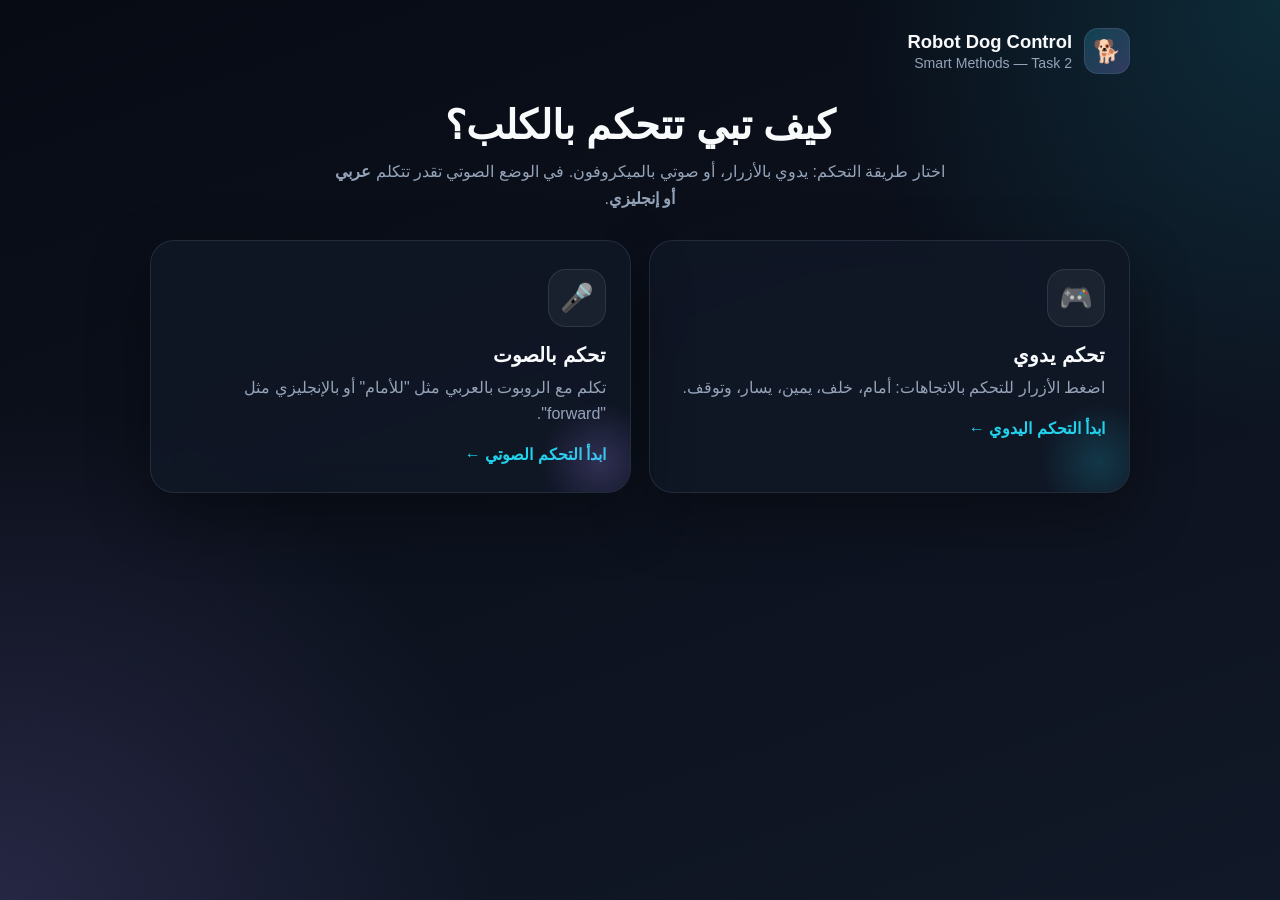
<file: index.html>
<!DOCTYPE html>
<html lang="ar" dir="rtl">
<head>
  <meta charset="UTF-8">
  <meta name="viewport" content="width=device-width, initial-scale=1.0">
  <title>الكلب الروبوتي — اختيار طريقة التحكم</title>
  <link rel="stylesheet" href="css/style.css">
</head>
<body>
  <div class="page">
    <div class="topbar">
      <div class="brand">
        <div class="brand-icon">🐕</div>
        <div>
          <h1>Robot Dog Control</h1>
          <p>Smart Methods — Task 2</p>
        </div>
      </div>
    </div>

    <section class="hero">
      <h2>كيف تبي تتحكم بالكلب؟</h2>
      <p>اختار طريقة التحكم: يدوي بالأزرار، أو صوتي بالميكروفون. في الوضع الصوتي تقدر تتكلم <strong>عربي أو إنجليزي</strong>.</p>
    </section>

    <div class="grid-2">
      <a class="mode-card" href="manual.html">
        <div class="mode-icon">🎮</div>
        <h3>تحكم يدوي</h3>
        <p>اضغط الأزرار للتحكم بالاتجاهات: أمام، خلف، يمين، يسار، وتوقف.</p>
        <span>ابدأ التحكم اليدوي ←</span>
      </a>

      <a class="mode-card voice" href="voice.html">
        <div class="mode-icon">🎤</div>
        <h3>تحكم بالصوت</h3>
        <p>تكلم مع الروبوت بالعربي مثل "للأمام" أو بالإنجليزي مثل "forward".</p>
        <span>ابدأ التحكم الصوتي ←</span>
      </a>
    </div>
  </div>
</body>
</html>
</file>
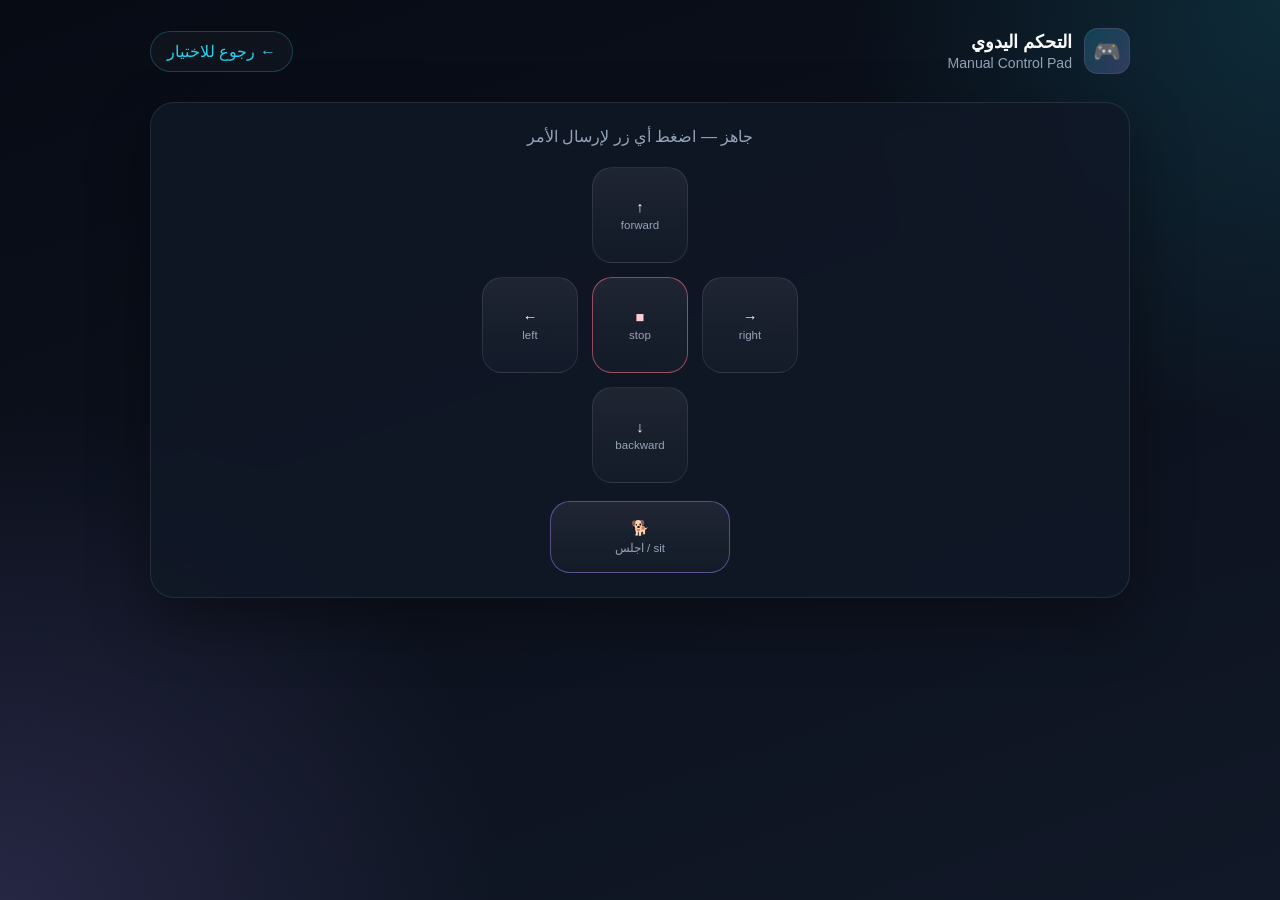
<file: manual.html>
<!DOCTYPE html>
<html lang="ar" dir="rtl">
<head>
  <meta charset="UTF-8">
  <meta name="viewport" content="width=device-width, initial-scale=1.0">
  <title>تحكم يدوي — Robot Dog</title>
  <link rel="stylesheet" href="css/style.css">
</head>
<body>
  <div class="page">
    <div class="topbar">
      <div class="brand">
        <div class="brand-icon">🎮</div>
        <div>
          <h1>التحكم اليدوي</h1>
          <p>Manual Control Pad</p>
        </div>
      </div>
      <a class="back-link" href="index.html">← رجوع للاختيار</a>
    </div>

    <div class="card control-wrap">
      <div id="status" class="status">جاهز — اضغط أي زر لإرسال الأمر</div>

      <div class="control-pad">
        <button class="pad-btn forward" data-command="forward">
          ↑
          <span class="pad-label">forward</span>
        </button>
        <button class="pad-btn left" data-command="left">
          ←
          <span class="pad-label">left</span>
        </button>
        <button class="pad-btn stop" data-command="stop">
          ■
          <span class="pad-label">stop</span>
        </button>
        <button class="pad-btn right" data-command="right">
          →
          <span class="pad-label">right</span>
        </button>
        <button class="pad-btn backward" data-command="backward">
          ↓
          <span class="pad-label">backward</span>
        </button>
      </div>

      <div class="extra-actions">
        <button class="pad-btn sit" data-command="sit">
          🐕
          <span class="pad-label">sit / اجلس</span>
        </button>
      </div>
    </div>
  </div>

  <script src="js/api.js"></script>
  <script>
    const statusEl = document.getElementById('status');

    document.querySelectorAll('[data-command]').forEach((button) => {
      button.addEventListener('click', async () => {
        const command = button.dataset.command;
        setStatus(statusEl, 'جاري الإرسال...');

        try {
          const data = await sendRobotCommand(command);
          setStatus(
            statusEl,
            `تم الإرسال: ${data.button} → ${data.stored_as}`,
            'ok'
          );
        } catch (error) {
          setStatus(statusEl, error.message || 'فشل الاتصال بالسيرفر', 'error');
        }
      });
    });
  </script>
</body>
</html>
</file>
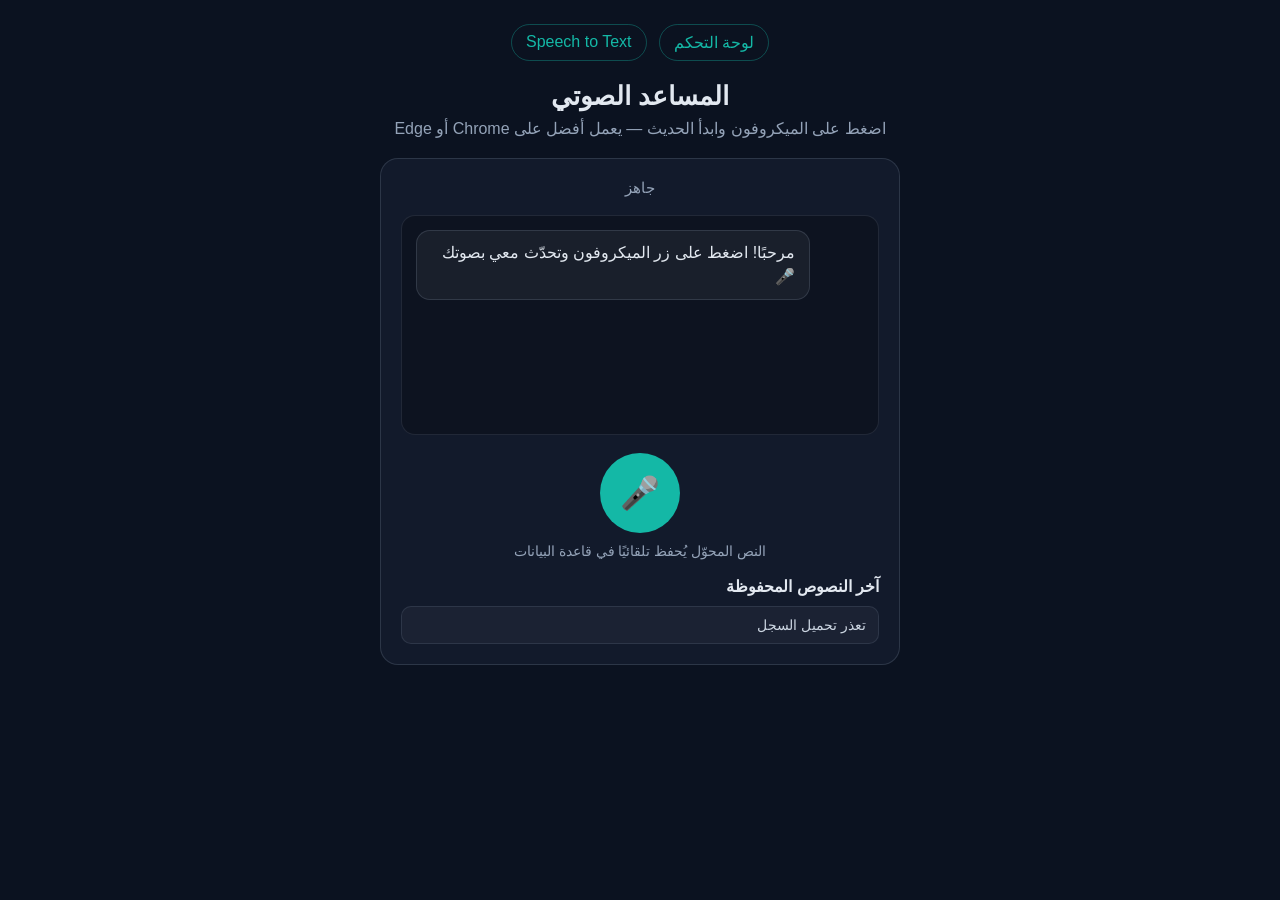
<file: speech.html>
<!DOCTYPE html>
<html lang="ar" dir="rtl">
<head>
<meta charset="UTF-8">
<meta name="viewport" content="width=device-width, initial-scale=1.0">
<title>Speech to Text</title>
<style>
  * { box-sizing: border-box; }

  body {
    margin: 0;
    min-height: 100vh;
    font-family: Arial, Helvetica, sans-serif;
    background: #0b1220;
    color: #e2e8f0;
    display: flex;
    flex-direction: column;
    align-items: center;
    padding: 24px 16px 40px;
  }

  .nav {
    margin-bottom: 20px;
    display: flex;
    gap: 12px;
    flex-wrap: wrap;
    justify-content: center;
  }

  .nav a {
    color: #14b8a6;
    text-decoration: none;
    padding: 8px 14px;
    border: 1px solid rgba(20, 184, 166, 0.35);
    border-radius: 999px;
  }

  h1 {
    margin: 0 0 8px;
    font-size: 1.6rem;
  }

  .subtitle {
    margin: 0 0 20px;
    color: #94a3b8;
    text-align: center;
  }

  .card {
    width: min(520px, 100%);
    background: #121a2b;
    border: 1px solid rgba(148, 163, 184, 0.2);
    border-radius: 18px;
    padding: 20px;
  }

  #status {
    text-align: center;
    min-height: 24px;
    margin-bottom: 12px;
    color: #94a3b8;
    font-size: 15px;
  }

  #status.ok { color: #4ade80; }
  #status.error { color: #f87171; }

  .chat-box {
    min-height: 220px;
    max-height: 320px;
    overflow-y: auto;
    display: flex;
    flex-direction: column;
    gap: 10px;
    padding: 14px;
    background: rgba(0, 0, 0, 0.25);
    border-radius: 14px;
    border: 1px solid rgba(148, 163, 184, 0.15);
    margin-bottom: 18px;
  }

  .message {
    max-width: 88%;
    padding: 10px 14px;
    border-radius: 14px;
    line-height: 1.5;
  }

  .message.user {
    align-self: flex-start;
    background: rgba(20, 184, 166, 0.18);
    border: 1px solid rgba(20, 184, 166, 0.35);
  }

  .message.bot {
    align-self: flex-end;
    background: rgba(255, 255, 255, 0.05);
    border: 1px solid rgba(148, 163, 184, 0.2);
  }

  .mic-wrap {
    display: flex;
    justify-content: center;
    margin-bottom: 10px;
  }

  #micBtn {
    width: 80px;
    height: 80px;
    border: none;
    border-radius: 50%;
    background: #14b8a6;
    color: #042f2e;
    font-size: 2rem;
    cursor: pointer;
  }

  #micBtn.listening {
    background: #ef4444;
    color: #fff;
    animation: pulse 1.2s infinite;
  }

  @keyframes pulse {
    0% { box-shadow: 0 0 0 0 rgba(239, 68, 68, 0.45); }
    70% { box-shadow: 0 0 0 16px rgba(239, 68, 68, 0); }
    100% { box-shadow: 0 0 0 0 rgba(239, 68, 68, 0); }
  }

  .hint {
    text-align: center;
    color: #94a3b8;
    font-size: 14px;
    margin: 0 0 18px;
  }

  .history h3 {
    margin: 0 0 10px;
    font-size: 1rem;
  }

  .history ul {
    list-style: none;
    padding: 0;
    margin: 0;
    display: grid;
    gap: 8px;
  }

  .history li {
    padding: 10px 12px;
    border-radius: 10px;
    background: rgba(255, 255, 255, 0.04);
    border: 1px solid rgba(148, 163, 184, 0.15);
    color: #cbd5e1;
    font-size: 14px;
  }
</style>
</head>
<body>

  <nav class="nav">
    <a href="index.html">لوحة التحكم</a>
    <a href="speech.html">Speech to Text</a>
  </nav>

  <h1>المساعد الصوتي</h1>
  <p class="subtitle">اضغط على الميكروفون وابدأ الحديث — يعمل أفضل على Chrome أو Edge</p>

  <div class="card">
    <div id="status">جاهز</div>

    <div id="chatBox" class="chat-box">
      <div class="message bot">مرحبًا! اضغط على زر الميكروفون وتحدّث معي بصوتك 🎤</div>
    </div>

    <div class="mic-wrap">
      <button id="micBtn" type="button" aria-label="تسجيل">🎤</button>
    </div>

    <p class="hint">النص المحوّل يُحفظ تلقائيًا في قاعدة البيانات</p>

    <div class="history">
      <h3>آخر النصوص المحفوظة</h3>
      <ul id="historyList"></ul>
    </div>
  </div>

  <script>
    const statusEl = document.getElementById('status');
    const chatBox = document.getElementById('chatBox');
    const micBtn = document.getElementById('micBtn');
    const historyList = document.getElementById('historyList');

    const SpeechRecognition = window.SpeechRecognition || window.webkitSpeechRecognition;
    let recognition = null;
    let listening = false;

    function setStatus(text, type) {
      statusEl.textContent = text;
      statusEl.className = type || '';
    }

    function addMessage(text, type) {
      const div = document.createElement('div');
      div.className = 'message ' + type;
      div.textContent = text;
      chatBox.appendChild(div);
      chatBox.scrollTop = chatBox.scrollHeight;
    }

    function saveSpeech(text) {
      return fetch('save_speech.php', {
        method: 'POST',
        headers: { 'Content-Type': 'application/x-www-form-urlencoded' },
        body: 'text=' + encodeURIComponent(text)
      }).then(res => res.json());
    }

    function loadHistory() {
      fetch('get_speech.php?limit=8')
        .then(res => res.json())
        .then(data => {
          historyList.innerHTML = '';
          if (data.status !== 'success' || !data.records.length) {
            historyList.innerHTML = '<li>لا توجد نصوص محفوظة بعد</li>';
            return;
          }
          data.records.forEach(record => {
            const li = document.createElement('li');
            li.textContent = record.text;
            historyList.appendChild(li);
          });
        })
        .catch(() => {
          historyList.innerHTML = '<li>تعذر تحميل السجل</li>';
        });
    }

    if (!SpeechRecognition) {
      setStatus('المتصفح لا يدعم Speech Recognition — استخدم Chrome أو Edge', 'error');
      micBtn.disabled = true;
    } else {
      recognition = new SpeechRecognition();
      recognition.lang = 'ar-SA';
      recognition.interimResults = false;
      recognition.maxAlternatives = 1;

      recognition.onstart = () => {
        listening = true;
        micBtn.classList.add('listening');
        setStatus('جاري الاستماع...');
      };

      recognition.onend = () => {
        listening = false;
        micBtn.classList.remove('listening');
        setStatus('جاهز');
      };

      recognition.onerror = () => {
        setStatus('حدث خطأ أثناء التسجيل — حاول مجددًا', 'error');
      };

      recognition.onresult = (event) => {
        const text = event.results[0][0].transcript.trim();
        if (!text) return;

        addMessage(text, 'user');

        saveSpeech(text)
          .then(data => {
            if (data.status === 'success') {
              addMessage('تم حفظ النص في قاعدة البيانات ✓', 'bot');
              setStatus('تم الحفظ بنجاح', 'ok');
              loadHistory();
            } else {
              throw new Error(data.message || 'فشل الحفظ');
            }
          })
          .catch(err => {
            addMessage('حدث خطأ أثناء الاتصال بالخادم. حاول مجددًا.', 'bot');
            setStatus(err.message || 'فشل الاتصال', 'error');
          });
      };

      micBtn.addEventListener('click', () => {
        if (listening) {
          recognition.stop();
        } else {
          recognition.start();
        }
      });
    }

    loadHistory();
  </script>

</body>
</html>
</file>
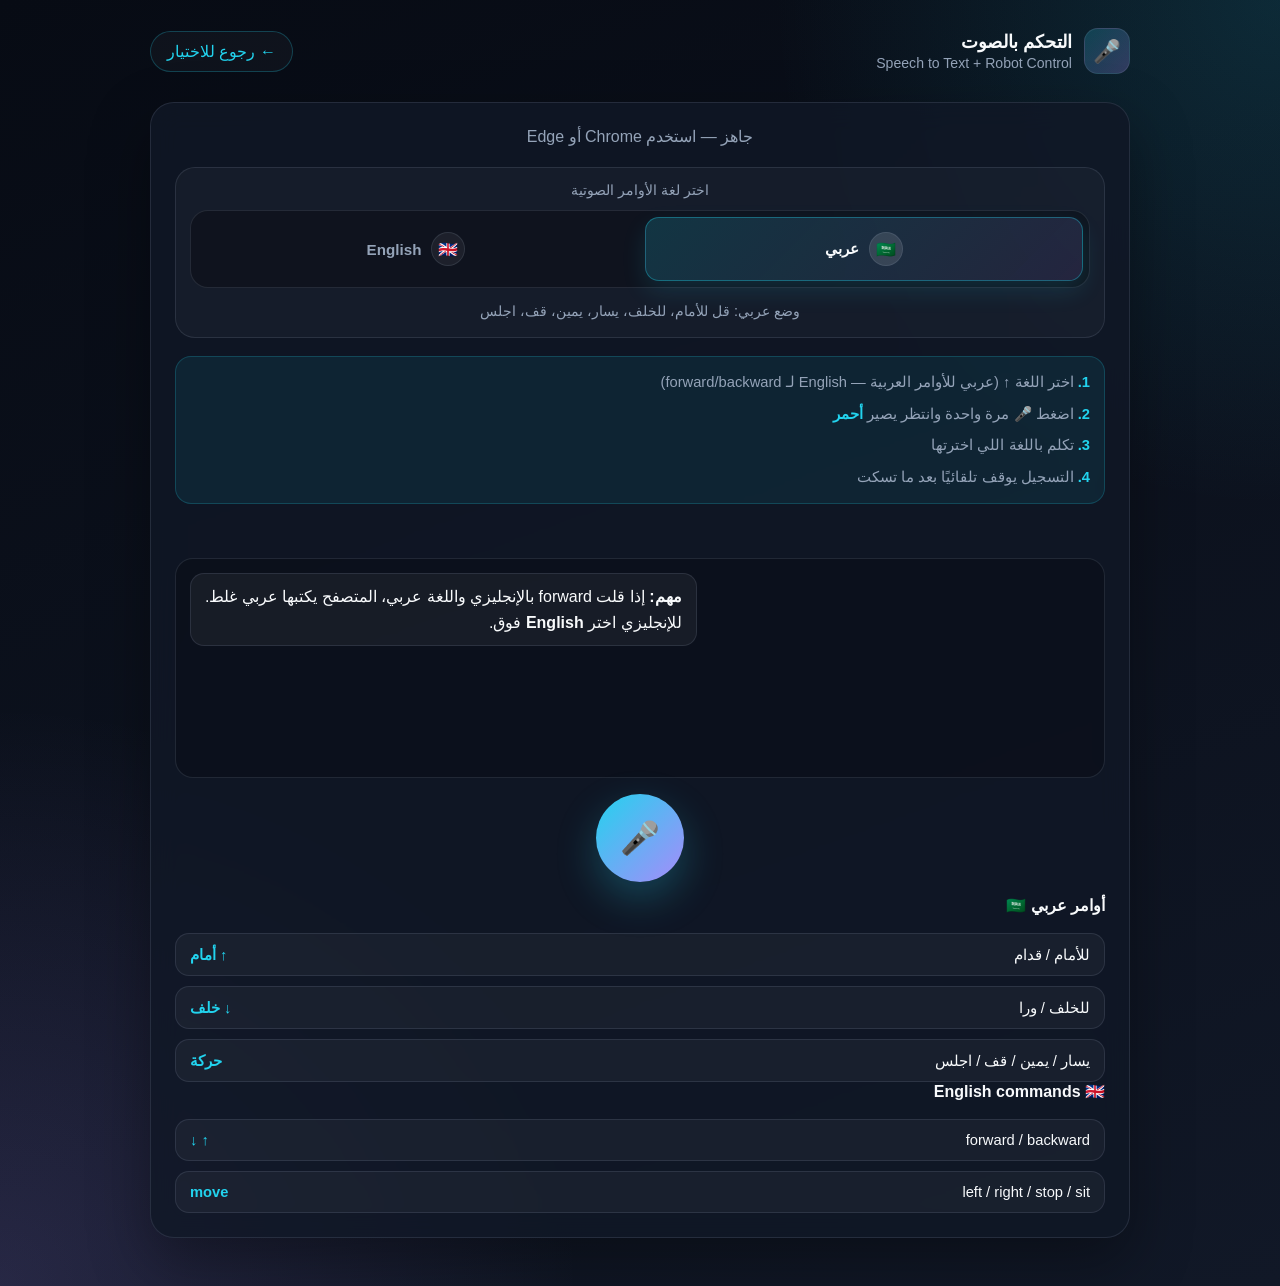
<file: voice.html>
<!DOCTYPE html>
<html lang="ar" dir="rtl">
<head>
  <meta charset="UTF-8">
  <meta name="viewport" content="width=device-width, initial-scale=1.0">
  <title>تحكم بالصوت — Robot Dog</title>
  <link rel="stylesheet" href="css/style.css">
</head>
<body>
  <div class="page">
    <div class="topbar">
      <div class="brand">
        <div class="brand-icon">🎤</div>
        <div>
          <h1>التحكم بالصوت</h1>
          <p>Speech to Text + Robot Control</p>
        </div>
      </div>
      <a class="back-link" href="index.html">← رجوع للاختيار</a>
    </div>

    <div class="card">
      <div id="status" class="status">جاهز — استخدم Chrome أو Edge</div>

      <div class="lang-panel">
        <p class="lang-panel-title">اختر لغة الأوامر الصوتية</p>
        <div class="lang-switch">
          <button type="button" class="lang-btn active" data-lang="ar">
            <span class="lang-flag">🇸🇦</span>
            <span>عربي</span>
          </button>
          <button type="button" class="lang-btn en" data-lang="en">
            <span class="lang-flag">🇬🇧</span>
            <span>English</span>
          </button>
        </div>
        <p id="langNote" class="lang-note">وضع عربي: قل للأمام، للخلف، يسار، يمين، قف، اجلس</p>
      </div>

      <div class="steps-box">
        <p><strong>1.</strong> اختر اللغة ↑ (عربي للأوامر العربية — English لـ forward/backward)</p>
        <p><strong>2.</strong> اضغط 🎤 مرة واحدة وانتظر يصير <strong>أحمر</strong></p>
        <p><strong>3.</strong> تكلم باللغة اللي اخترتها</p>
        <p><strong>4.</strong> التسجيل يوقف تلقائيًا بعد ما تسكت</p>
      </div>

      <div id="listeningBadge" class="listening-badge">🔴 جاري الاستماع... تكلم الآن</div>
      <div id="liveText" class="live-text"></div>

      <div id="chatBox" class="chat-box">
        <div class="message bot">
          <strong>مهم:</strong> إذا قلت forward بالإنجليزي واللغة عربي، المتصفح يكتبها عربي غلط.<br>
          للإنجليزي اختر <strong>English</strong> فوق.
        </div>
      </div>

      <div class="mic-wrap">
        <button id="micBtn" class="mic-btn" type="button" aria-label="تسجيل">🎤</button>
      </div>

      <h3 class="section-title">أوامر عربي 🇸🇦</h3>
      <div class="command-guide">
        <div class="command-item"><span>للأمام / قدام</span><strong>↑ أمام</strong></div>
        <div class="command-item"><span>للخلف / ورا</span><strong>↓ خلف</strong></div>
        <div class="command-item"><span>يسار / يمين / قف / اجلس</span><strong>حركة</strong></div>
      </div>

      <h3 class="section-title">English commands 🇬🇧</h3>
      <div class="command-guide">
        <div class="command-item"><span>forward / backward</span><strong>↑ ↓</strong></div>
        <div class="command-item"><span>left / right / stop / sit</span><strong>move</strong></div>
      </div>
    </div>
  </div>

  <script>
    /* ===== API ===== */
    function setStatus(element, text, type) {
      element.textContent = text;
      element.className = 'status' + (type ? ' ' + type : '');
    }

    async function sendRobotCommand(command) {
      var response = await fetch('update_command.php', {
        method: 'POST',
        headers: { 'Content-Type': 'application/x-www-form-urlencoded' },
        body: 'command=' + encodeURIComponent(command)
      });
      var data = await response.json();
      if (!response.ok || data.status !== 'success') {
        throw new Error(data.message || 'فشل إرسال الأمر');
      }
      return data;
    }

    async function saveSpeechText(text) {
      var response = await fetch('save_speech.php', {
        method: 'POST',
        headers: { 'Content-Type': 'application/x-www-form-urlencoded' },
        body: 'text=' + encodeURIComponent(text)
      });
      var data = await response.json();
      if (!response.ok || data.status !== 'success') {
        throw new Error(data.message || 'فشل حفظ النص');
      }
      return data;
    }

    /* ===== Voice commands ===== */
    var COMMAND_LABELS = {
      forward: 'للأمام', backward: 'للخلف', left: 'يسار',
      right: 'يمين', stop: 'توقف', sit: 'اجلس'
    };

    var VOICE_RULES = [
      { command: 'stop', keywords: ['stop', 'halt', 'توقف', 'قف', 'وقف', 'ستوب'] },
      { command: 'sit', keywords: ['sit', 'sit down', 'اجلس', 'قعد', 'انحناء', 'انحني'] },
      { command: 'forward', keywords: ['forward', 'forwards', 'امام', 'للامام', 'للأمام', 'قدام', 'تقدم', 'فوروارد', 'فورورد', 'فور'] },
      { command: 'backward', keywords: ['backward', 'back', 'خلف', 'للخلف', 'ورا', 'تراجع', 'باكورد', 'باك'] },
      { command: 'left', keywords: ['left', 'يسار', 'لليسار', 'ليفت'] },
      { command: 'right', keywords: ['right', 'يمين', 'لليمين', 'رايت'] }
    ];

    function normalizeSpeech(text) {
      return text.trim().toLowerCase()
        .replace(/[^\u0600-\u06FFa-z0-9\s]/gi, ' ')
        .replace(/\s+/g, ' ');
    }

    function parseVoiceCommand(text) {
      var normalized = normalizeSpeech(text);
      var i, j, rule, key;
      for (i = 0; i < VOICE_RULES.length; i++) {
        rule = VOICE_RULES[i];
        for (j = 0; j < rule.keywords.length; j++) {
          key = normalizeSpeech(rule.keywords[j]);
          if (key && normalized.indexOf(key) !== -1) return rule.command;
        }
      }
      return null;
    }

    function getCommandLabel(command) {
      return COMMAND_LABELS[command] || command;
    }

    function getLangHint(mode) {
      return mode === 'en'
        ? 'وضع إنجليزي: قل forward, backward, left, right, stop, sit'
        : 'وضع عربي: قل للأمام، للخلف، يسار، يمين، قف، اجلس';
    }

    function getRecognitionLang(mode) {
      return mode === 'en' ? 'en-US' : 'ar-SA';
    }

    /* ===== App ===== */
    var statusEl = document.getElementById('status');
    var chatBox = document.getElementById('chatBox');
    var micBtn = document.getElementById('micBtn');
    var liveTextEl = document.getElementById('liveText');
    var listeningBadge = document.getElementById('listeningBadge');
    var langNoteEl = document.getElementById('langNote');
    var langButtons = document.querySelectorAll('.lang-btn');

    var SpeechRecognition = window.SpeechRecognition || window.webkitSpeechRecognition;
    var recognition = null;
    var listening = false;
    var voiceLang = 'ar';

    try { voiceLang = localStorage.getItem('voiceLang') || 'ar'; } catch (e) {}

    var ERROR_MESSAGES = {
      'not-allowed': 'الميكروفون مرفوض — اضغط 🔒 واسمح بالميكروفون',
      'no-speech': 'ما سمعنا كلام — اضغط 🎤 وانتظر الأحمر ثم تكلم',
      'network': 'خطأ شبكة — Speech Recognition يحتاج إنترنت',
      'aborted': 'تم إيقاف التسجيل',
      'audio-capture': 'ما لقينا ميكروفون',
      'service-not-allowed': 'المتصفح منع الخدمة — جرّب Chrome'
    };

    function addMessage(text, type) {
      var div = document.createElement('div');
      div.className = 'message ' + type;
      div.innerHTML = text;
      chatBox.appendChild(div);
      chatBox.scrollTop = chatBox.scrollHeight;
    }

    function showListening(active) {
      listening = active;
      micBtn.classList.toggle('listening', active);
      micBtn.classList.toggle('is-listening', active);
      listeningBadge.classList.toggle('show', active);
      if (!active) liveTextEl.textContent = '';
    }

    function applyLangUI() {
      langButtons.forEach(function(btn) {
        btn.classList.toggle('active', btn.dataset.lang === voiceLang);
      });
      langNoteEl.textContent = getLangHint(voiceLang);
      if (recognition) recognition.lang = getRecognitionLang(voiceLang);
      try { localStorage.setItem('voiceLang', voiceLang); } catch (e) {}
    }

    if (location.protocol === 'file:') {
      setStatus(statusEl, 'افتح الموقع من InfinityFree — file:// ما يشتغل', 'error');
      micBtn.disabled = true;
    } else if (!SpeechRecognition) {
      setStatus(statusEl, 'استخدم Chrome أو Edge', 'error');
      micBtn.disabled = true;
    } else {
      recognition = new SpeechRecognition();
      recognition.interimResults = true;
      recognition.continuous = false;
      recognition.maxAlternatives = 1;
      applyLangUI();

      langButtons.forEach(function(btn) {
        btn.addEventListener('click', function() {
          voiceLang = btn.dataset.lang;
          applyLangUI();
          setStatus(statusEl, getLangHint(voiceLang), 'ok');
        });
      });

      recognition.onstart = function() {
        showListening(true);
        setStatus(statusEl, '🔴 جاري الاستماع — تكلم الآن');
      };

      recognition.onend = function() {
        showListening(false);
      };

      recognition.onerror = function(event) {
        showListening(false);
        var message = ERROR_MESSAGES[event.error] || ('خطأ: ' + event.error);
        setStatus(statusEl, message, 'error');
        addMessage(message, 'bot');
      };

      recognition.onresult = function(event) {
        var interim = '';
        var finalText = '';
        var i, part;

        for (i = event.resultIndex; i < event.results.length; i++) {
          part = event.results[i][0].transcript;
          if (event.results[i].isFinal) finalText += part;
          else interim += part;
        }

        if (interim) liveTextEl.textContent = '🎙️ ' + interim;
        if (!finalText.trim()) return;

        var text = finalText.trim();
        liveTextEl.textContent = '';
        addMessage(text, 'user');

        var command = parseVoiceCommand(text);

        if (!command) {
          addMessage('ما فهمت الأمر — جرّب: <strong>للأمام</strong> أو <strong>forward</strong>', 'bot');
          setStatus(statusEl, 'أمر غير معروف', 'error');
          saveSpeechText(text).catch(function() {});
          return;
        }

        setStatus(statusEl, 'جاري الإرسال...');

        saveSpeechText(text)
          .then(function() { return sendRobotCommand(command); })
          .then(function(data) {
            addMessage('تم تنفيذ: <strong>' + getCommandLabel(command) + '</strong> (' + data.stored_as + ')', 'bot');
            setStatus(statusEl, 'تم إرسال "' + getCommandLabel(command) + '" للروبوت', 'ok');
          })
          .catch(function(err) {
            addMessage('خطأ في الاتصال بالخادم', 'bot');
            setStatus(statusEl, err.message || 'فشل', 'error');
          });
      };

      micBtn.addEventListener('click', function() {
        if (listening) {
          recognition.stop();
          showListening(false);
          return;
        }
        showListening(true);
        setStatus(statusEl, '🔴 جاري تشغيل الميكروفون...');
        try {
          recognition.lang = getRecognitionLang(voiceLang);
          recognition.start();
        } catch (e) {
          showListening(false);
          setStatus(statusEl, 'انتظر ثانية ثم اضغط 🎤 مرة واحدة', 'error');
        }
      });
    }
  </script>
</body>
</html>
</file>
<file: css/style.css>
:root {
  --bg-1: #070b14;
  --bg-2: #111827;
  --card: rgba(17, 24, 39, 0.82);
  --border: rgba(148, 163, 184, 0.16);
  --text: #f8fafc;
  --muted: #94a3b8;
  --accent: #22d3ee;
  --accent-2: #a78bfa;
  --success: #4ade80;
  --danger: #fb7185;
  --shadow: 0 24px 60px rgba(0, 0, 0, 0.35);
}

* {
  box-sizing: border-box;
}

body {
  margin: 0;
  min-height: 100vh;
  font-family: "Segoe UI", Tahoma, Arial, sans-serif;
  color: var(--text);
  background:
    radial-gradient(circle at top right, rgba(34, 211, 238, 0.14), transparent 28%),
    radial-gradient(circle at bottom left, rgba(167, 139, 250, 0.16), transparent 32%),
    linear-gradient(160deg, var(--bg-1), var(--bg-2));
}

.page {
  width: min(980px, 92vw);
  margin: 0 auto;
  padding: 28px 0 48px;
}

.topbar {
  display: flex;
  justify-content: space-between;
  align-items: center;
  gap: 12px;
  margin-bottom: 28px;
}

.brand {
  display: flex;
  align-items: center;
  gap: 12px;
}

.brand-icon {
  width: 46px;
  height: 46px;
  border-radius: 14px;
  display: grid;
  place-items: center;
  background: linear-gradient(135deg, rgba(34, 211, 238, 0.2), rgba(167, 139, 250, 0.25));
  border: 1px solid var(--border);
  font-size: 1.4rem;
}

.brand h1 {
  margin: 0;
  font-size: 1.15rem;
}

.brand p {
  margin: 2px 0 0;
  color: var(--muted);
  font-size: 0.88rem;
}

.back-link {
  color: var(--accent);
  text-decoration: none;
  padding: 10px 16px;
  border: 1px solid rgba(34, 211, 238, 0.25);
  border-radius: 999px;
  background: rgba(255, 255, 255, 0.03);
  white-space: nowrap;
}

.hero {
  text-align: center;
  margin-bottom: 28px;
}

.hero h2 {
  margin: 0 0 10px;
  font-size: clamp(1.7rem, 4vw, 2.5rem);
}

.hero p {
  margin: 0 auto;
  max-width: 620px;
  color: var(--muted);
  line-height: 1.7;
}

.grid-2 {
  display: grid;
  grid-template-columns: repeat(auto-fit, minmax(260px, 1fr));
  gap: 18px;
}

.mode-card {
  position: relative;
  overflow: hidden;
  padding: 28px 24px;
  border-radius: 24px;
  border: 1px solid var(--border);
  background: var(--card);
  box-shadow: var(--shadow);
  backdrop-filter: blur(14px);
  text-decoration: none;
  color: inherit;
  transition: transform 0.2s ease, border-color 0.2s ease;
}

.mode-card:hover {
  transform: translateY(-4px);
  border-color: rgba(34, 211, 238, 0.35);
}

.mode-card::after {
  content: "";
  position: absolute;
  inset: auto -30px -30px auto;
  width: 120px;
  height: 120px;
  border-radius: 50%;
  background: radial-gradient(circle, rgba(34, 211, 238, 0.18), transparent 70%);
}

.mode-card.voice::after {
  background: radial-gradient(circle, rgba(167, 139, 250, 0.22), transparent 70%);
}

.mode-icon {
  width: 58px;
  height: 58px;
  border-radius: 18px;
  display: grid;
  place-items: center;
  font-size: 1.7rem;
  margin-bottom: 16px;
  background: rgba(255, 255, 255, 0.05);
  border: 1px solid var(--border);
}

.mode-card h3 {
  margin: 0 0 8px;
  font-size: 1.25rem;
}

.mode-card p {
  margin: 0 0 18px;
  color: var(--muted);
  line-height: 1.6;
}

.mode-card span {
  color: var(--accent);
  font-weight: 700;
}

.card {
  padding: 24px;
  border-radius: 24px;
  border: 1px solid var(--border);
  background: var(--card);
  box-shadow: var(--shadow);
  backdrop-filter: blur(14px);
}

.status {
  text-align: center;
  min-height: 24px;
  margin-bottom: 16px;
  color: var(--muted);
}

.status.ok { color: var(--success); }
.status.error { color: var(--danger); }

.control-wrap {
  display: flex;
  flex-direction: column;
  align-items: center;
}

.control-pad {
  display: grid;
  grid-template-columns: repeat(3, 96px);
  grid-template-rows: repeat(3, 96px);
  gap: 14px;
  direction: ltr;
}

.pad-btn {
  border: 1px solid var(--border);
  border-radius: 20px;
  background: linear-gradient(180deg, rgba(255,255,255,0.07), rgba(255,255,255,0.02));
  color: var(--text);
  font-size: 0.92rem;
  font-weight: 700;
  cursor: pointer;
  transition: 0.18s ease;
}

.pad-btn:hover {
  transform: translateY(-2px);
  border-color: rgba(34, 211, 238, 0.45);
}

.pad-btn.stop {
  border-color: rgba(251, 113, 133, 0.55);
  color: #fecdd3;
}

.pad-btn.forward  { grid-column: 2; grid-row: 1; }
.pad-btn.left     { grid-column: 1; grid-row: 2; }
.pad-btn.stop     { grid-column: 2; grid-row: 2; }
.pad-btn.right    { grid-column: 3; grid-row: 2; }
.pad-btn.backward { grid-column: 2; grid-row: 3; }

.extra-actions {
  display: flex;
  justify-content: center;
  margin-top: 18px;
}

.extra-actions .pad-btn.sit {
  width: 180px;
  height: 72px;
  border-color: rgba(167, 139, 250, 0.45);
  color: #ddd6fe;
}

.extra-actions .pad-btn.sit:hover {
  background: rgba(167, 139, 250, 0.16);
}

.pad-label {
  display: block;
  margin-top: 4px;
  font-size: 0.72rem;
  color: var(--muted);
  font-weight: 400;
}

.command-guide {
  display: grid;
  gap: 10px;
  margin-top: 18px;
}

.command-item {
  display: flex;
  justify-content: space-between;
  gap: 12px;
  padding: 12px 14px;
  border-radius: 14px;
  background: rgba(255, 255, 255, 0.04);
  border: 1px solid var(--border);
  font-size: 0.92rem;
}

.command-item strong {
  color: var(--accent);
}

.chat-box {
  min-height: 220px;
  max-height: 300px;
  overflow-y: auto;
  display: flex;
  flex-direction: column;
  gap: 10px;
  padding: 14px;
  margin-bottom: 16px;
  border-radius: 18px;
  background: rgba(0, 0, 0, 0.22);
  border: 1px solid var(--border);
}

.message {
  max-width: 88%;
  padding: 10px 14px;
  border-radius: 14px;
  line-height: 1.6;
}

.message.user {
  align-self: flex-start;
  background: rgba(34, 211, 238, 0.12);
  border: 1px solid rgba(34, 211, 238, 0.25);
}

.message.bot {
  align-self: flex-end;
  background: rgba(255, 255, 255, 0.05);
  border: 1px solid var(--border);
}

.mic-wrap {
  display: flex;
  justify-content: center;
  margin: 8px 0 14px;
}

.mic-btn {
  width: 88px;
  height: 88px;
  border: none;
  border-radius: 50%;
  background: linear-gradient(135deg, var(--accent), var(--accent-2));
  color: #041018;
  font-size: 2rem;
  cursor: pointer;
  box-shadow: 0 16px 40px rgba(34, 211, 238, 0.25);
}

.mic-btn.listening,
.mic-btn.is-listening {
  background: linear-gradient(135deg, #fb7185, #ef4444) !important;
  color: white !important;
  animation: pulse 1.2s infinite;
}

@keyframes pulse {
  0% { box-shadow: 0 0 0 0 rgba(251, 113, 133, 0.45); }
  70% { box-shadow: 0 0 0 18px rgba(251, 113, 133, 0); }
  100% { box-shadow: 0 0 0 0 rgba(251, 113, 133, 0); }
}

.hint {
  text-align: center;
  color: var(--muted);
  font-size: 0.9rem;
  line-height: 1.6;
}

.section-title {
  margin: 0 0 12px;
  font-size: 1rem;
}

.lang-panel {
  margin-bottom: 18px;
  padding: 14px;
  border-radius: 20px;
  background: rgba(255, 255, 255, 0.03);
  border: 1px solid var(--border);
}

.lang-panel-title {
  text-align: center;
  margin: 0 0 12px;
  color: var(--muted);
  font-size: 0.88rem;
}

.lang-switch {
  display: grid;
  grid-template-columns: 1fr 1fr;
  gap: 10px;
  padding: 6px;
  border-radius: 18px;
  background: rgba(0, 0, 0, 0.28);
  border: 1px solid var(--border);
}

.lang-btn {
  position: relative;
  display: flex;
  align-items: center;
  justify-content: center;
  gap: 10px;
  border: 1px solid transparent;
  background: transparent;
  color: var(--muted);
  border-radius: 14px;
  padding: 14px 12px;
  cursor: pointer;
  font-weight: 700;
  font-size: 0.95rem;
  transition: 0.2s ease;
}

.lang-btn:hover {
  color: var(--text);
  background: rgba(255, 255, 255, 0.04);
}

.lang-btn.active {
  border-color: rgba(34, 211, 238, 0.35);
  background: linear-gradient(135deg, rgba(34, 211, 238, 0.18), rgba(167, 139, 250, 0.14));
  color: var(--text);
  box-shadow: 0 10px 24px rgba(34, 211, 238, 0.12);
}

.lang-btn.active.en {
  border-color: rgba(167, 139, 250, 0.4);
  background: linear-gradient(135deg, rgba(167, 139, 250, 0.2), rgba(34, 211, 238, 0.1));
}

.lang-flag {
  width: 34px;
  height: 34px;
  border-radius: 50%;
  display: grid;
  place-items: center;
  font-size: 1rem;
  background: rgba(255, 255, 255, 0.06);
  border: 1px solid var(--border);
}

.lang-btn.active .lang-flag {
  background: rgba(255, 255, 255, 0.12);
}

.lang-note {
  text-align: center;
  color: var(--muted);
  font-size: 0.9rem;
  margin: 12px 0 0;
  line-height: 1.6;
}

.steps-box {
  display: grid;
  gap: 8px;
  margin-bottom: 16px;
  padding: 14px;
  border-radius: 16px;
  background: rgba(34, 211, 238, 0.08);
  border: 1px solid rgba(34, 211, 238, 0.2);
}

.steps-box p {
  margin: 0;
  color: var(--muted);
  font-size: 0.92rem;
  line-height: 1.6;
}

.steps-box strong {
  color: var(--accent);
}

.live-text {
  text-align: center;
  min-height: 28px;
  margin-bottom: 10px;
  color: var(--accent);
  font-size: 1.05rem;
  font-weight: 700;
}

.listening-badge {
  display: none;
  text-align: center;
  margin-bottom: 12px;
  padding: 10px 14px;
  border-radius: 999px;
  background: rgba(251, 113, 133, 0.15);
  border: 1px solid rgba(251, 113, 133, 0.35);
  color: #fecdd3;
  animation: pulse 1.2s infinite;
}

.listening-badge.show {
  display: block;
}

.mic-btn:disabled {
  opacity: 0.45;
  cursor: not-allowed;
}

@media (max-width: 520px) {
  .control-pad {
    grid-template-columns: repeat(3, 82px);
    grid-template-rows: repeat(3, 82px);
  }

  .topbar {
    flex-direction: column;
    align-items: flex-start;
  }
}
</file>
